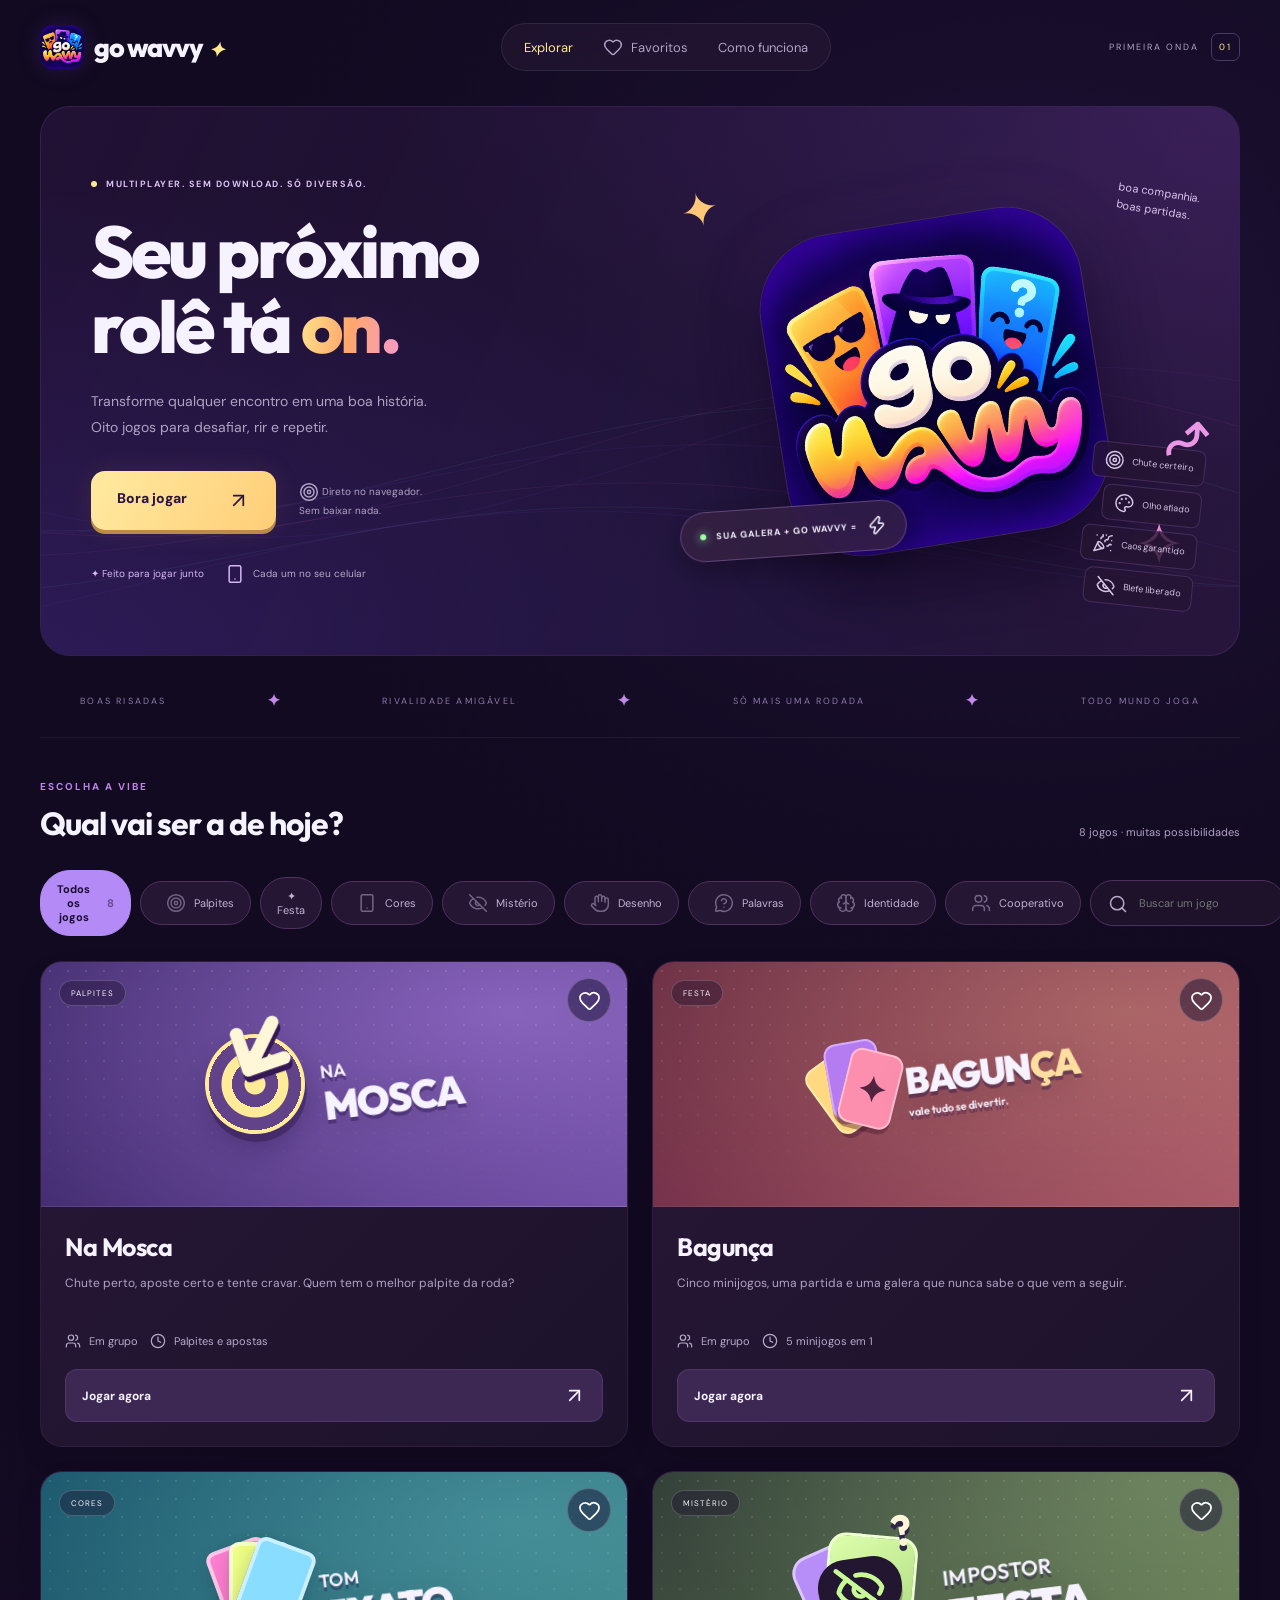
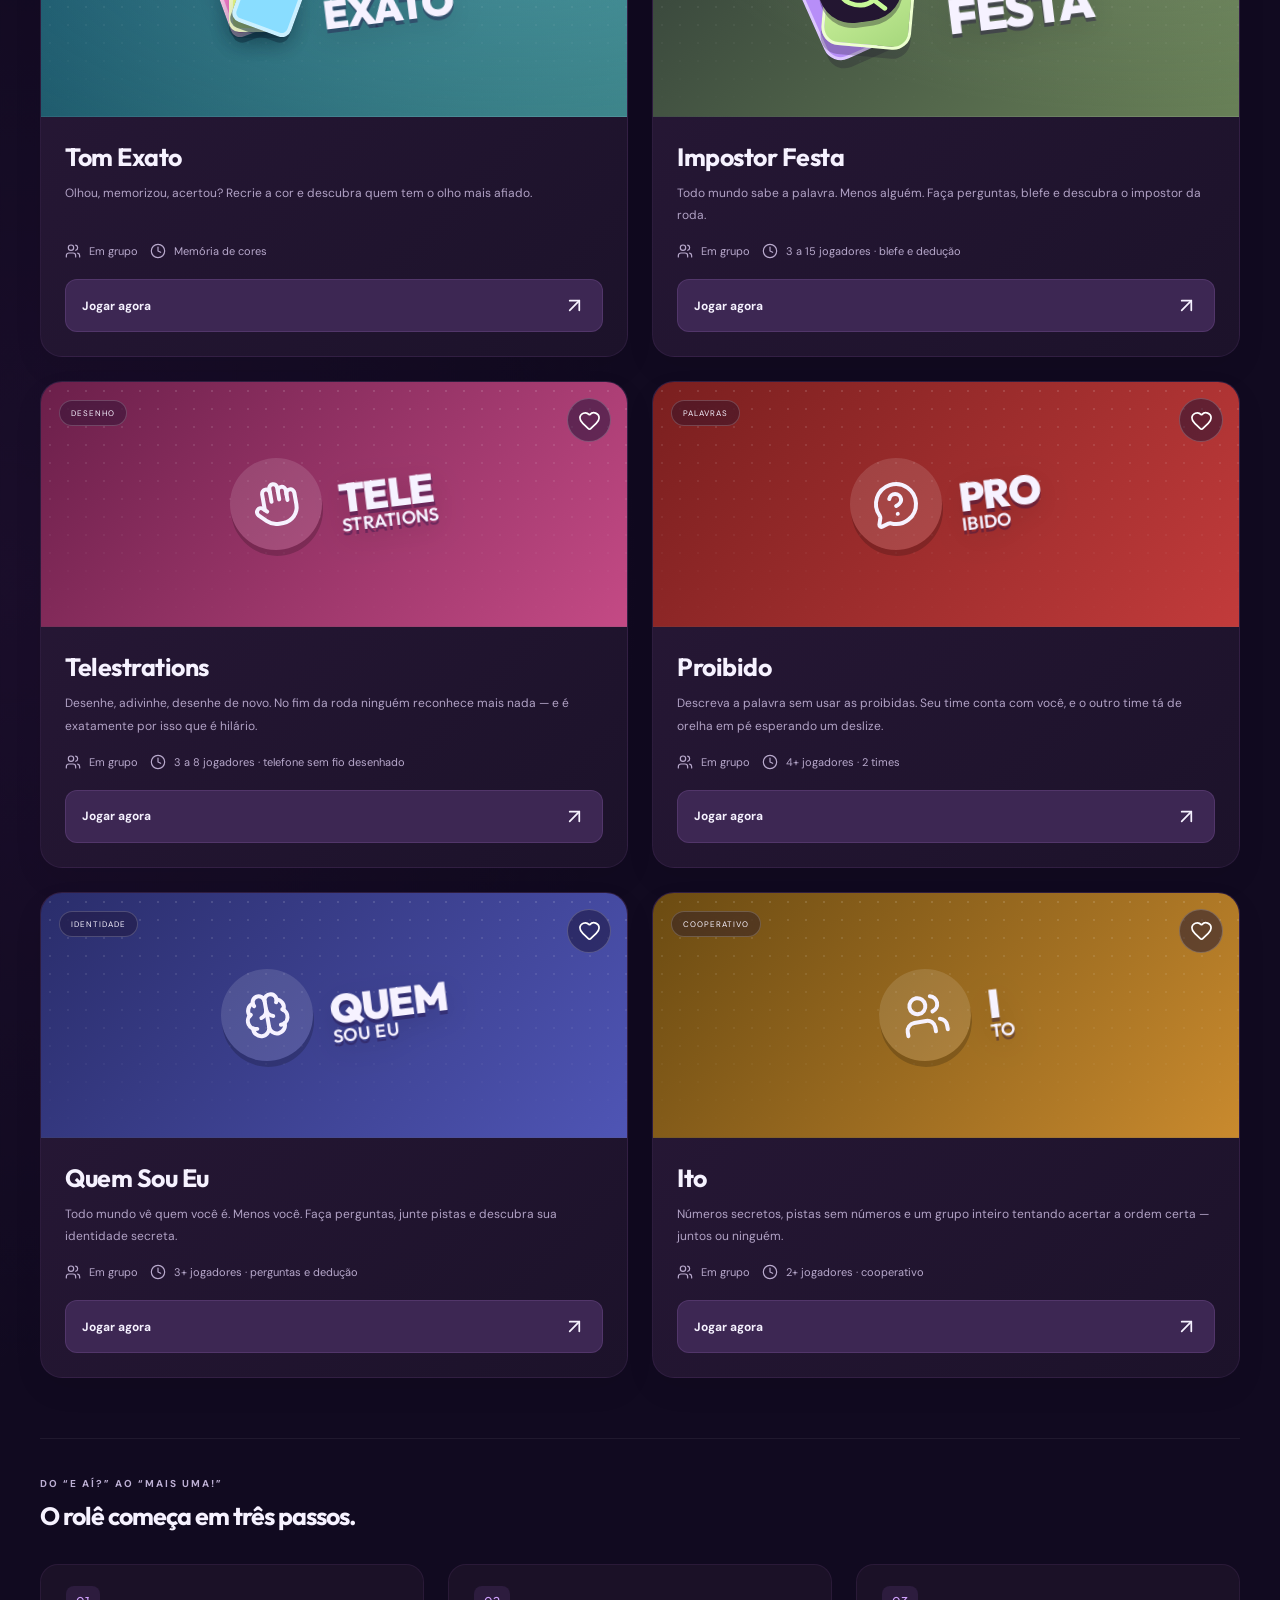
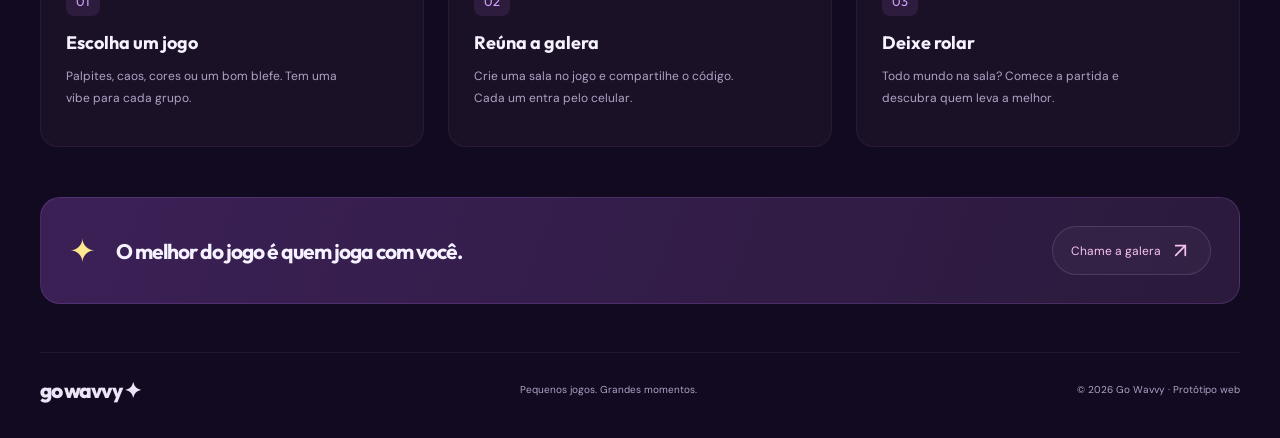
<file: index.html>
<!doctype html>
<html lang="pt-BR"><head><meta charset="utf-8"><meta name="viewport" content="width=device-width,initial-scale=1"><meta name="theme-color" content="#170d32"><meta name="description" content="Junte a galera e entre na onda. Oito jogos, infinitas boas histórias."><title>Go Wavvy — Entre na onda</title><link rel="icon" href="logo.png"><link rel="stylesheet" href="style.css"><link rel="stylesheet" href="upgrade.css"><link rel="stylesheet" href="components.css"></head>
<body><header><a class="brand" href="#"><img src="logo.png" alt="Go Wavvy"><span>go <b>wavvy</b><i>✦</i></span></a><nav><a class="active" href="#jogos">Explorar</a><button id="favorites" aria-pressed="false"><span data-icon="heart"></span> Favoritos</button><a href="#como">Como funciona</a></nav><span class="edition">PRIMEIRA ONDA <span>01</span></span></header>
<main><section class="hero"><canvas id="wave-canvas" aria-hidden="true"></canvas><div class="hero-copy"><div class="eyebrow"><span></span> MULTIPLAYER. SEM DOWNLOAD. SÓ DIVERSÃO.</div><h1>Seu próximo<br>rolê tá <em>on.</em><svg viewBox="0 0 360 25" aria-hidden="true"><path d="M4 15 Q90 -2 175 13 T355 9"/></svg></h1><p>Transforme qualquer encontro em uma boa história.<br>Oito jogos para desafiar, rir e repetir.</p><div class="hero-actions"><a class="primary" href="#jogos">Bora jogar <span><span data-icon="arrow-up-right"></span></span></a><span class="no-install"><span data-icon="target"></span> Direto no navegador.<br><b>Sem baixar nada.</b></span></div><div class="hero-foot"><span>✦ Feito para jogar junto</span><span><span data-icon="smartphone"></span> Cada um no seu celular</span></div></div><div class="hero-art"><span class="orbit o1">✦</span><span class="orbit o2">✧</span><span class="art-note">boa companhia.<br>boas partidas.</span><img src="logo.png" alt="Logo Go Wavvy com três personagens coloridos"><span class="floating"><span class="live-dot"></span> SUA GALERA + GO WAVVY = <b><span data-icon="zap"></span></b></span><div class="art-chips"><span><span data-icon="target"></span> Chute certeiro</span><span><span data-icon="palette"></span> Olho afiado</span><span><span data-icon="party-popper"></span> Caos garantido</span><span><span data-icon="eye-off"></span> Blefe liberado</span></div><span class="scribble">↝</span></div></section>
<div class="ticker" aria-hidden="true"><span>BOAS RISADAS</span><b>✦</b><span>RIVALIDADE AMIGÁVEL</span><b>✦</b><span>SÓ MAIS UMA RODADA</span><b>✦</b><span>TODO MUNDO JOGA</span></div><section id="jogos" class="catalog"><div class="section-heading"><div><div class="eyebrow">ESCOLHA A VIBE</div><h2>Qual vai ser a de hoje?</h2></div><span class="count">8 jogos · muitas possibilidades</span></div><div class="filters"><button class="selected" data-filter="all">Todos os jogos <span>8</span></button><button data-filter="Palpites"><span data-icon="target"></span> Palpites</button><button data-filter="Festa">✦ Festa</button><button data-filter="Cores"><span data-icon="smartphone"></span> Cores</button><button data-filter="Mistério"><span data-icon="eye-off"></span> Mistério</button><button data-filter="Desenho"><span data-icon="hand"></span> Desenho</button><button data-filter="Palavras"><span data-icon="message-circle-question"></span> Palavras</button><button data-filter="Identidade"><span data-icon="brain"></span> Identidade</button><button data-filter="Cooperativo"><span data-icon="users"></span> Cooperativo</button><label class="search"><span><span data-icon="search"></span></span><input id="search" placeholder="Buscar um jogo" aria-label="Buscar um jogo"></label></div><div id="cards" class="cards"></div><p id="empty" hidden>Nenhum jogo encontrado. Experimente outra busca.</p></section>
<section id="como" class="how"><div><div class="eyebrow">DO “E AÍ?” AO “MAIS UMA!”</div><h2>O rolê começa em três passos.</h2></div><div class="steps"><article><span>01</span><h3>Escolha um jogo</h3><p>Palpites, caos, cores ou um bom blefe. Tem uma vibe para cada grupo.</p></article><article><span>02</span><h3>Reúna a galera</h3><p>Crie uma sala no jogo e compartilhe o código. Cada um entra pelo celular.</p></article><article><span>03</span><h3>Deixe rolar</h3><p>Todo mundo na sala? Comece a partida e descubra quem leva a melhor.</p></article></div></section><section class="closing"><span>✦</span><h2>O melhor do jogo é quem joga com você.</h2><a href="#jogos">Chame a galera <span data-icon="arrow-up-right"></span></a></section></main>
<footer><span>go <b>wavvy</b> ✦</span><p>Pequenos jogos. Grandes momentos.</p><small>© 2026 Go Wavvy · Protótipo web</small></footer>
<dialog id="player"><div class="player-head"><button id="back"><span data-icon="arrow-left"></span> Voltar aos jogos</button><strong id="game-title"></strong><button id="fullscreen" aria-label="Expandir jogo"><span data-icon="maximize"></span> Tela cheia</button><a id="external" target="_blank" rel="noopener">Abrir em outra aba <span data-icon="arrow-up-right"></span></a></div><iframe id="frame" title="Jogo" allow="fullscreen"></iframe><p class="player-tip">Se o jogo não aparecer, use “Abrir em outra aba”. Convide os amigos pelo código da sala e mantenha esta janela aberta durante a partida.</p></dialog><script src="icons.js"></script><script src="components.js"></script><script src="app.js"></script><script src="effects.js"></script></body></html>
</file>
<file: style.css>
@import url('https://fonts.googleapis.com/css2?family=DM+Sans:wght@400;500;600;700&family=Outfit:wght@400;500;600;700;800;900&display=swap');
:root{color-scheme:dark;--bg:#120c21;--text:#f6f2ff;--muted:#a59cb9;--lime:#efff86}*{box-sizing:border-box}html{scroll-behavior:smooth;scroll-padding-top:25px}body{margin:0;background:var(--bg);color:var(--text);font-family:'DM Sans',sans-serif}button,a,input{-webkit-tap-highlight-color:transparent}button,a{cursor:pointer}a{color:inherit;text-decoration:none}button,input{font:inherit}button{color:inherit}button:focus-visible,a:focus-visible,input:focus-visible{outline:3px solid var(--lime);outline-offset:5px}header{max-width:1280px;margin:auto;height:105px;display:flex;align-items:center;justify-content:space-between;padding:0 40px;border-bottom:1px solid #ffffff0d}.brand{display:flex;align-items:center;gap:10px}.brand img{width:44px;height:44px;border-radius:13px}.brand span,footer>span{font-family:Outfit;font-size:27px;font-weight:800;letter-spacing:-1.5px}.brand b,footer b{font-weight:800}.brand i{color:var(--lime);margin-left:6px;font-size:20px}nav{display:flex;gap:34px;align-items:center;font-size:13px;color:var(--muted)}nav button{border:0;background:none;padding:0;color:inherit}.active{color:var(--lime)}.edition{font-size:9px;letter-spacing:2px;color:var(--muted)}.edition span{border:1px solid #4a3a63;border-radius:7px;padding:7px;margin-left:8px;color:var(--lime)}main{max-width:1280px;margin:auto;padding:0 40px}.hero{min-height:550px;display:grid;grid-template-columns:1.1fr 1fr;align-items:center;gap:45px;padding:55px 0 65px}.eyebrow{font-size:10px;letter-spacing:2px;font-weight:700;color:#bdb0d4;display:flex;align-items:center;gap:9px}.eyebrow>span{height:6px;width:6px;background:var(--lime);border-radius:50%}h1{font-family:Outfit;font-size:clamp(48px,5.1vw,70px);font-weight:800;letter-spacing:-3px;line-height:1.07;margin:23px 0 24px;position:relative}h1 em{font-style:normal;color:var(--lime)}h1 svg{position:absolute;left:195px;bottom:-18px;width:235px;fill:none;stroke:#d38aff;stroke-width:4;stroke-linecap:round}.hero-copy>p{font-size:14px;line-height:1.8;color:var(--muted);margin:28px 0}.hero-actions{display:flex;gap:23px;align-items:center}.primary{background:var(--lime);color:#23133a;padding:17px 24px;border-radius:11px;font-weight:800;font-size:14px;display:inline-flex;gap:40px;box-shadow:0 5px 0 #a7b250}.primary:hover{transform:translateY(-2px)}.primary span{font-size:21px;line-height:16px}.no-install{font-size:10px;line-height:1.7;color:var(--muted)}.no-install b{font-weight:400}.hero-foot{display:flex;gap:21px;margin-top:34px;color:#b5a9c9;font-size:10px}.hero-foot span:first-child{color:#d7b6f5}.hero-art{position:relative;display:flex;justify-content:center;align-items:center;min-height:410px;background:radial-gradient(ellipse,#7d30ce35,transparent 68%)}.hero-art>img{width:330px;height:330px;border-radius:77px;transform:rotate(-7deg);box-shadow:0 24px 80px #0005}.orbit{position:absolute;color:var(--lime);font-size:45px}.o1{top:12px;left:35px;transform:rotate(-15deg)}.o2{bottom:8px;right:12px;color:#b57cf9;font-size:60px}.art-note{position:absolute;right:0;top:5px;font-size:12px;line-height:1.6;transform:rotate(9deg);color:#c6b8d9}.floating{position:absolute;bottom:24px;left:6px;background:#342046;border:1px solid #76559c;border-radius:12px;padding:15px 22px;transform:rotate(-5deg);font-size:13px;font-weight:700;box-shadow:0 8px 30px #0005}.scribble{position:absolute;font-size:66px;color:#ea98e5;right:0;bottom:85px;transform:rotate(-40deg)}.catalog{padding:25px 0 65px}.section-heading{display:flex;align-items:end;justify-content:space-between;gap:20px}h2{font-family:Outfit;font-size:29px;letter-spacing:-.8px;margin:10px 0 0}.count{color:var(--muted);font-size:11px;padding-bottom:4px}.filters{display:flex;gap:9px;margin:27px 0 25px;align-items:center}.filters button{background:#20162f;border:1px solid #392a4c;border-radius:9px;padding:10px 15px;color:#bdb1d0;font-size:11px}.filters button.selected{background:#eee7ff;color:#2a1640;border-color:#eee7ff}.filters button span{margin-left:9px;opacity:.5}.search{margin-left:auto;border:1px solid #392a4c;border-radius:9px;padding:9px 12px;display:flex;gap:9px;color:#b9aaca}.search input{width:130px;background:none;border:0;color:white;font-size:11px;outline:none}.cards{display:grid;grid-template-columns:repeat(3,1fr);gap:22px}.card{border:1px solid #3b2951;background:#1c132c;border-radius:19px;overflow:hidden;transition:transform .2s}.card:hover{transform:translateY(-5px)}.card-art{height:203px;position:relative;display:flex;align-items:center;justify-content:center;overflow:hidden}.card-art:before{content:'';position:absolute;inset:0;opacity:.25;background-image:radial-gradient(#fff 1px,transparent 1px);background-size:19px 19px}.palpites{background:linear-gradient(130deg,#403588,#7549bc)}.festa{background:linear-gradient(130deg,#923654,#d26471)}.cores{background:linear-gradient(130deg,#135a78,#339ab1)}.tag{position:absolute;top:15px;left:15px;border:1px solid #ffffff30;background:#160c3035;backdrop-filter:blur(8px);border-radius:20px;padding:6px 10px;font-size:9px}.heart{position:absolute;right:14px;top:13px;border:1px solid #ffffff30;background:#0002;border-radius:50%;width:30px;height:30px;font-size:19px;z-index:1}.heart[aria-pressed=true]{color:#ffbfdc}.art-label{font-family:Outfit;font-size:42px;font-weight:900;line-height:.9;letter-spacing:-2px;position:relative;text-shadow:0 4px 0 #25114566;transform:rotate(-9deg)}.art-label small{display:block;font-size:23px;font-weight:600;letter-spacing:-1px}.target{width:100px;height:100px;border-radius:50%;background:repeating-radial-gradient(circle,#efff86 0 10px,#7450b7 11px 22px);box-shadow:0 6px 0 #34235e;transform:rotate(-12deg);margin-right:18px;position:relative}.target:after{content:'↙';position:absolute;font-size:85px;color:white;left:42px;top:-38px;text-shadow:2px 4px #2b1946}.party{font-size:74px;transform:rotate(-14deg);margin-right:9px}.swatches{position:relative;width:85px;height:105px;margin-right:19px}.swatches i{position:absolute;width:62px;height:90px;border:5px solid #ffffff90;border-radius:10px;background:#ff7ed0;transform:rotate(-20deg);left:0;top:0;box-shadow:0 6px 0 #184969}.swatches i:nth-child(2){background:#efff86;transform:rotate(0);left:12px}.swatches i:nth-child(3){background:#89ddff;transform:rotate(20deg);left:26px}.card-body{padding:22px}.card-body h3{font-family:Outfit;font-size:24px;margin:0 0 9px;letter-spacing:-.5px}.card-body>p{font-size:12px;color:var(--muted);line-height:1.75;min-height:43px;margin:0}.meta{display:flex;gap:14px;font-size:10px;color:#b8a9cc;margin:18px 0}.play{display:flex;justify-content:space-between;align-items:center;width:100%;padding:12px 15px;border-radius:9px;border:1px solid #57416f;background:#302040;font-size:12px;font-weight:700}.play:hover{background:#493060}.play span{color:var(--lime);font-size:16px}.how{border-top:1px solid #ffffff10;padding:42px 0 45px}.how h2{font-size:25px}.steps{display:grid;grid-template-columns:repeat(3,1fr);gap:40px;margin-top:32px}.steps article>span{font-family:Outfit;color:#b688e3;font-size:13px;border:1px solid #5e3c7e;border-radius:8px;padding:7px 10px}.steps h3{font-family:Outfit;font-size:17px;margin:20px 0 7px}.steps p{font-size:12px;line-height:1.8;color:var(--muted);max-width:285px}.closing{display:flex;align-items:center;justify-content:space-between;gap:20px;border-radius:15px;border:1px solid #453057;background:#251735;padding:23px 25px;margin:8px 0 48px}.closing>span{font-size:32px;color:var(--lime)}.closing h2{font-size:20px;flex:1;margin:0}.closing a{font-size:12px;color:var(--lime)}footer{border-top:1px solid #ffffff10;max-width:1200px;margin:auto;padding:26px 0 30px;display:flex;align-items:center;justify-content:space-between;color:var(--muted)}footer>span{font-size:21px;color:#ede4f7}footer p,footer small{font-size:10px}dialog{padding:0;border:1px solid #50316d;border-radius:16px;background:var(--bg);color:white;width:min(1100px,96vw);height:94dvh;max-height:94dvh}dialog::backdrop{background:#080412df;backdrop-filter:blur(10px)}.player-head{height:60px;display:flex;align-items:center;justify-content:space-between;padding:0 18px;font-size:12px}.player-head button{background:none;border:0;font-size:12px}.player-head a{color:var(--lime)}iframe{width:100%;height:calc(100% - 102px);border:0;background:#100a1e}.player-tip{text-align:center;font-size:10px;color:var(--muted);margin:10px;padding:0 10px}body:has(dialog[open]){overflow:hidden}@media(max-width:850px){header{padding:0 24px}.edition{display:none}main{padding:0 24px}.hero{gap:20px}.hero-art>img{width:260px;height:260px;border-radius:60px}.hero-art{min-height:360px}h1{font-size:54px}h1 svg{left:148px;width:200px}.hero-foot{gap:12px;font-size:9px}.card-art{height:170px}.art-label{font-size:32px}.target{width:70px;height:70px;margin-right:10px}.target:after{font-size:65px;left:27px;top:-30px}.party{font-size:50px}.swatches{transform:scale(.8);margin-right:0}.card-body{padding:16px}.search input{width:95px}footer{margin:0 24px}}@media(max-width:640px){header{height:80px;padding:0 20px}.brand span{font-size:23px}.brand img{width:36px;height:36px}nav{gap:17px;font-size:11px}nav a:last-child{display:none}main{padding:0 20px}.hero{grid-template-columns:1fr;padding:38px 0 28px;gap:10px}.hero-copy{z-index:1}h1{font-size:57px}.hero-copy>p{font-size:13px}h1 svg{left:165px}.hero-art{min-height:320px;margin-top:5px}.hero-art>img{width:265px;height:265px}.o1{left:15px;top:5px}.art-note{right:0;font-size:10px}.floating{bottom:7px;font-size:11px}.o2{right:0}.scribble{bottom:55px}.section-heading{display:block}.count{display:block;margin-top:12px}.filters{flex-wrap:wrap;gap:7px}.filters button{font-size:10px;padding:9px 11px}.search{width:100%;margin:5px 0 0}.search input{width:100%}.cards{grid-template-columns:1fr;gap:20px}.card-art{height:210px}.art-label{font-size:44px}.target{width:95px;height:95px;margin-right:20px}.party{font-size:80px}.swatches{transform:scale(1);margin-right:20px}.card-body{padding:22px}.card-body>p{min-height:0}.steps{grid-template-columns:1fr;gap:22px}.steps article{padding-left:50px;position:relative}.steps article>span{position:absolute;left:0;top:2px}.steps h3{margin:0 0 7px}.steps p{max-width:none;margin:0}.closing{flex-wrap:wrap;padding:20px}.closing h2{font-size:18px}.closing a{margin-left:45px}footer{flex-wrap:wrap;gap:6px;margin:0 20px}footer small{width:100%}.player-head{gap:8px;padding:0 10px;font-size:10px}.player-head button,.player-head a{font-size:10px}.player-tip{font-size:9px}}@media(prefers-reduced-motion:reduce){html{scroll-behavior:auto}*{transition:none!important}}
</file>
<file: upgrade.css>
:root{--bg:#110a20;--lime:#ffe88f;--muted:#b1a2c5}body{background:radial-gradient(ellipse 800px 650px at 80% 9%,#6137a626,transparent),radial-gradient(ellipse 650px 800px at 0% 60%,#73318f17,transparent),#110a20}header{height:94px;border-bottom:0}nav{border:1px solid #ffffff15;background:#281a3690;padding:13px 22px;border-radius:30px;backdrop-filter:blur(20px);gap:30px}.brand img{box-shadow:0 0 25px #8149d733}.edition{font-size:9px}.hero{position:relative;isolation:isolate;min-height:550px;border:1px solid #b386fa20;border-radius:30px;padding:55px 50px;background:linear-gradient(115deg,#241338dd,#25173c88 65%,#42235b66);overflow:hidden;gap:30px;margin:12px 0 30px}.hero:after{content:'';position:absolute;inset:0;z-index:-1;background:radial-gradient(ellipse at 100% 0,#9c51dd30,transparent 50%),radial-gradient(ellipse at 0 100%,#603fe333,transparent 60%);pointer-events:none}#wave-canvas{position:absolute;inset:0;width:100%;height:100%;z-index:-1;pointer-events:none}.hero .eyebrow{font-size:9px;letter-spacing:1.5px;color:#dac3f3}h1{font-size:clamp(50px,5.7vw,76px);line-height:1.02;letter-spacing:-3px;margin:24px 0}h1 em{background:linear-gradient(100deg,#ffe88f,#ffa76b 50%,#f49acd);background-clip:text;-webkit-background-clip:text;color:transparent}h1 svg{display:none}.hero-copy>p{font-size:14px;line-height:1.85;margin:26px 0 30px}.primary{position:relative;background:linear-gradient(120deg,#ffeaa0,#ffce78);color:#2c1540;padding:18px 26px;border-radius:14px;box-shadow:0 0 28px #ffc36618,0 4px 0 #b88a47;overflow:hidden}.primary:after{content:'';position:absolute;top:-100%;left:-80%;width:35%;height:300%;background:linear-gradient(90deg,transparent,#fff9,transparent);transform:rotate(28deg);animation:shimmer 5s infinite}.hero-art{min-height:405px;background:none}.hero-art>img{width:325px;height:325px;box-shadow:0 24px 60px #070215aa,0 0 60px #9747df22;border:1px solid #b982ff2a;transform:rotate(-9deg);animation:bob 7s ease-in-out infinite}.orbit.o1{font-size:47px;top:0;left:0;color:#ffc879}.orbit.o2{bottom:0;right:5px;color:#f394d3}.art-note{font-size:11px;right:-10px;color:#ddc5ed}.floating{background:#352143cc;border:1px solid #ad80ca66;backdrop-filter:blur(15px);border-radius:30px;padding:14px 19px;font-size:9px;letter-spacing:1px;bottom:28px;left:0;display:flex;align-items:center;gap:10px;transform:rotate(-4deg)}.live-dot{height:6px;width:6px;border-radius:50%;background:#a1ffad;box-shadow:0 0 10px #a1ffad}.art-chips{position:absolute;bottom:-23px;right:-10px;display:flex;flex-direction:column;align-items:end;gap:6px;font-size:9px;transform:rotate(6deg)}.art-chips>span{padding:7px 11px;border:1px solid #9364b24d;background:#261534cc;border-radius:8px;color:#d7c5e7}.scribble{right:-18px;bottom:108px;font-size:58px}.hero-foot{font-size:10px}.ticker{display:flex;align-items:center;justify-content:space-around;gap:20px;white-space:nowrap;overflow:hidden;border-bottom:1px solid #ffffff0e;padding:4px 0 26px;font-size:9px;letter-spacing:2.2px;color:#8f7aab}.ticker b{font-size:16px;color:#c489e8}.catalog{padding:42px 0 60px}h2{font-size:32px;letter-spacing:-1px}.section-heading .eyebrow{color:#c185eb}.filters button{background:#251633;color:#c3b1d4;border:1px solid #4f305f;border-radius:30px;padding:11px 16px}.filters button.selected{background:#b48af7;border-color:#b48af7;color:#1b0c30;font-weight:700}.search{border:1px solid #4f305f;background:#1d122a;border-radius:30px;padding:11px 17px}.cards{gap:22px}.card{position:relative;border:1px solid #6c438133;border-radius:22px;background:linear-gradient(135deg,#281837,#1c122a);box-shadow:0 12px 30px #0001;transition:transform .25s,border-color .25s,box-shadow .25s;isolation:isolate}.card:hover{border-color:#b086dd77;box-shadow:0 18px 40px #0003;transform:translateY(-7px)}.card:after{content:'';position:absolute;inset:0;pointer-events:none;background:radial-gradient(250px circle at var(--mx,-500px) var(--my,-500px),#db9cff10,transparent 70%);z-index:2}.card-art{height:220px;border-bottom:1px solid #ffffff12}.card-art:before{opacity:.13;background-size:18px 18px;mask-image:linear-gradient(black,transparent)}.palpites{background:radial-gradient(ellipse at 80% 20%,#b488eb88,transparent),linear-gradient(135deg,#362361,#67469b)}.festa{background:radial-gradient(ellipse at 80% 20%,#ffc89144,transparent),linear-gradient(135deg,#632540,#a45165)}.cores{background:radial-gradient(ellipse at 80% 20%,#8ae9ec44,transparent),linear-gradient(135deg,#154e65,#377d83)}.tag{font-size:8px;letter-spacing:1px;background:#1c102d66;padding:7px 11px;left:18px;top:18px}.heart{height:33px;width:33px;top:16px;right:16px;background:#1c102d66;transition:transform .2s}.heart:hover{transform:scale(1.13)}.art-label{font-size:40px;letter-spacing:-1.5px;transform:rotate(-7deg);filter:drop-shadow(0 7px 15px #0002)}.art-label small{font-size:18px;letter-spacing:.3px;line-height:1.1;margin-bottom:5px}.festa .art-label{max-width:175px;font-size:37px}.festa .art-label small{font-size:11px;margin-top:9px;letter-spacing:0}.target{width:100px;height:100px;box-shadow:0 8px 0 #29144366,0 14px 26px #1b0c3344;background:repeating-radial-gradient(circle,#ffeb98 0 10px,#624289 11px 23px);margin-right:17px}.party{width:83px;height:95px;position:relative;display:block;margin-right:12px}.party i{position:absolute;width:54px;height:76px;border-radius:12px;top:15px;left:5px;background:#ffd882;transform:rotate(-22deg);box-shadow:0 5px 0 #44172c66;border:2px solid #ffeaad}.party i:nth-child(2){background:#b57cf2;transform:rotate(4deg);left:18px;top:5px;border-color:#d5acff}.party i:nth-child(3){background:#fc8fad;transform:rotate(28deg);left:31px;top:18px;border-color:#ffbbd1}.party b{position:absolute;top:35px;left:44px;font-size:35px;color:#52233e;transform:rotate(20deg)}.swatches i{border-width:4px;box-shadow:0 6px 0 #12314388,0 10px 20px #001e2f33}.card-body{padding:24px}.card-body h3{font-size:25px}.card-body>p{font-size:12px;min-height:63px;line-height:1.85}.meta{font-size:10px;margin:17px 0 20px}.play{border-radius:12px;background:#3d2753;border:1px solid #8c5eaa44;padding:14px 16px;transition:background .2s;font-size:12px}.play:hover{background:#603b7e}.palpites~.card-body .play span{color:#ffe58c}.festa~.card-body .play span{color:#ff97b8}.cores~.card-body .play span{color:#84e5eb}.how{padding:38px 0 42px}.steps{gap:24px}.steps article{border:1px solid #63417733;border-radius:18px;background:#23162e99;padding:25px}.steps article>span{border:0;background:#a66ade20;color:#d0a0fc}.steps h3{font-size:18px}.closing{border-radius:20px;background:linear-gradient(110deg,#3b2056,#2b1a3c);border:1px solid #9860be44;padding:28px}.closing h2{font-size:21px}.closing>a{background:#ffffff08;border:1px solid #ffffff1f;border-radius:30px;padding:12px 18px;color:#f7c4ec}footer{padding:20px 0 32px}dialog{border:1px solid #9762ba66;width:min(1200px,98vw);height:95dvh;max-height:95dvh;border-radius:22px;background:#100b20;box-shadow:0 25px 100px #0009}.player-head{background:linear-gradient(90deg,#2b193c,#21152d);border-bottom:1px solid #7e4e9633;height:65px;gap:12px}.player-head strong{margin-right:auto;color:#f1daff}.player-head button{border:1px solid #805a9433;background:#ffffff05;border-radius:9px;padding:9px 12px}.player-head a{border:1px solid #a379be55;background:#59337033;border-radius:9px;padding:9px 12px;color:#f6d5ff}iframe{height:calc(100% - 105px)}dialog:fullscreen,dialog.expanded{width:100vw;height:100dvh;max-width:none;max-height:none;border-radius:0}.player-tip{color:#9581a6}@keyframes shimmer{0%,65%{left:-80%}100%{left:150%}}@keyframes bob{0%,100%{transform:translateY(0) rotate(-9deg)}50%{transform:translateY(-12px) rotate(-6deg)}}@media(max-width:1000px){.hero{padding:45px 32px}.hero-art>img{width:270px;height:270px;border-radius:64px}.hero-art{min-height:350px}.hero-copy>p{font-size:13px}.hero-foot{font-size:9px;gap:12px}.floating{font-size:8px;padding:12px 13px}.card-art{height:190px}.art-label{font-size:33px}.target{width:77px;height:77px;margin-right:11px}.festa .art-label{font-size:30px;max-width:145px}.party{transform:scale(.8) rotate(-14deg);margin-right:0}.card-body{padding:19px}.hero-actions{gap:14px}.primary{gap:20px}}@media(max-width:640px){header{height:80px}nav{padding:10px 14px;gap:17px;font-size:10px}.brand span{font-size:21px}.hero{padding:30px 25px 45px;grid-template-columns:1fr;border-radius:24px;gap:16px;margin:5px 0 25px}h1{font-size:58px}.hero .eyebrow{font-size:8px;letter-spacing:1px}.hero-copy>p{font-size:12px}.hero-art{min-height:320px}.hero-art>img{width:253px;height:253px}.art-note{right:-8px}.art-chips{right:-7px;bottom:-20px;font-size:8px}.floating{left:-9px;bottom:4px;padding:13px 16px;max-width:220px;font-size:8px}.orbit.o1{font-size:35px;top:10px}.hero-foot{font-size:8px}.ticker{justify-content:start;padding-bottom:20px;font-size:8px;gap:20px}.catalog{padding-top:20px}.section-heading h2{font-size:28px}.filters{margin:22px 0}.filters button{font-size:9px;padding:10px 14px}.search{padding:11px 15px}.card-art{height:220px}.target{width:100px;height:100px;margin-right:24px}.art-label{font-size:44px}.festa .art-label{font-size:42px;max-width:200px}.party{transform:rotate(-14deg);margin-right:20px}.card-body{padding:22px}.card-body>p{min-height:0}.steps article{padding:20px 20px 20px 67px}.steps article>span{top:20px;left:20px}.closing{padding:24px 20px}.closing>a{margin-left:0;width:100%;text-align:center}.player-head{flex-wrap:wrap;height:90px;padding:10px;gap:7px}.player-head strong{font-size:12px}.player-head button,.player-head a{font-size:9px;padding:7px 9px}iframe{height:calc(100% - 133px)}.player-tip{font-size:8px}.hero-actions .primary{padding:16px 20px;font-size:12px}.no-install{font-size:9px}}@media(prefers-reduced-motion:reduce){*{animation:none!important;transition:none!important}}
</file>
<file: components.css>
.ui-icon{display:inline-block;width:20px;height:20px;flex:0 0 auto;vertical-align:middle;pointer-events:none}
[data-icon]{display:inline-flex;align-items:center;justify-content:center}
button,a{-webkit-tap-highlight-color:transparent}
button:focus-visible,a:focus-visible{outline:3px solid #f6d576;outline-offset:4px}
nav button,.filters button,.meta span,.hero-foot span,.art-chips span,.closing a,.player-head button,.player-head a{display:inline-flex;align-items:center;justify-content:center;gap:8px}
.heart{display:grid!important;place-items:center!important;width:44px!important;height:44px!important;min-width:44px;padding:0!important;line-height:0!important;appearance:none;border:1px solid #ffffff35!important;background:#170e3280!important;color:#fff;box-sizing:border-box}
.heart .ui-icon{width:23px;height:23px;margin:0;stroke-width:1.8}
.heart[aria-pressed=true]{color:#ff99ca!important;background:#351b46!important;border-color:#ff99ca!important}
.heart[aria-pressed=true] .ui-icon,#favorites[aria-pressed=true] .ui-icon{fill:currentColor}
.play>.ui-icon,.primary .ui-icon,.closing a .ui-icon{width:23px;height:23px}
.meta{flex-wrap:wrap;gap:12px}.meta .ui-icon{width:16px;height:16px}
.cards{grid-template-columns:repeat(2,minmax(0,1fr));gap:24px}.cards .card-art{height:245px}.cards .card-body>p{min-height:44px}.cards .meta{font-size:11px}
.misterio{background:radial-gradient(ellipse at 85% 5%,#c8e9a535,transparent 70%),linear-gradient(135deg,#334039,#688057)}
.spy-art{position:relative;width:120px;height:125px;margin-right:25px;flex-shrink:0;transform:rotate(-8deg)}
.secret-card{position:absolute;inset:8px 25px 6px 5px;background:#b78ef8;border:3px solid #dcc6ff;border-radius:18px;transform:rotate(-16deg);box-shadow:0 9px 0 #1e182f45}
.secret-card:nth-child(2){inset:4px 5px 8px 25px;background:linear-gradient(145deg,#defeac,#a6d77c);border-color:#edffcf;transform:rotate(13deg)}
.spy-mask{position:absolute;inset:26px 17px 35px 19px;display:grid;place-items:center;border-radius:28px 28px 34px 34px;background:#231631;color:#c7f997;box-shadow:0 5px 0 #0e091b55}
.spy-mask .ui-icon{width:52px;height:52px;stroke-width:2.2}.spy-art>b{position:absolute;right:0;top:-16px;font-family:Outfit;font-size:42px;line-height:1;color:#fff5d9;text-shadow:0 5px 0 #2e2549}
.misterio .art-label small{font-size:21px}.misterio .art-label{font-size:49px}
.game-figure>span .ui-icon{width:34px;height:34px}.home-points>span{display:inline-flex;align-items:center;gap:5px}.home-points .ui-icon{width:14px;height:14px}
.target:after{content:none!important}.target-arrow{position:absolute;right:-8px;top:-31px;display:grid;place-items:center;transform:rotate(-7deg);color:#fff7d7;filter:drop-shadow(0 6px 0 #321754)}.target-arrow .ui-icon{width:90px;height:90px;stroke-width:3.5}
.player-head{height:auto!important;flex-shrink:0}.player-head>*{min-width:0}.player-head button,.player-head a{min-height:44px}
body[data-game=bagunca] .games{display:grid;grid-template-columns:repeat(2,minmax(0,1fr));gap:12px;padding:16px}
body[data-game=bagunca] .games .game{padding:18px!important;border:1px solid #ffffff16!important;border-radius:16px;min-width:0;gap:10px;background:#281a3899;line-height:1.55}
body[data-game=bagunca] .games .game:last-child{grid-column:1/-1}
body[data-game=bagunca] .game b{line-height:1.25;overflow-wrap:anywhere}
body[data-game=bagunca] .game .e{display:grid;place-items:center;width:42px;height:42px;border-radius:12px;background:#ffffff09;color:var(--accent);margin-bottom:4px}
body[data-game=bagunca] .game .e .ui-icon{width:25px;height:25px}
.badge-art{width:92px;height:92px;border-radius:50%;background:#ffffff1f;display:grid;place-items:center;margin-right:18px;transform:rotate(-10deg);box-shadow:0 6px 0 #00000030;flex-shrink:0}
.badge-art .ui-icon{width:48px;height:48px;stroke-width:2}
.telestrations{background:linear-gradient(130deg,#6b1f4a,#c44a85)}
.proibido{background:linear-gradient(130deg,#7a1f1f,#c23b3b)}
.quem-sou-eu{background:linear-gradient(130deg,#2a2d6b,#4f55b5)}
.ito{background:linear-gradient(130deg,#6b4b12,#c98a2e)}
.character-reference{display:flex;align-items:center;justify-content:center;gap:20px;min-height:230px;padding:22px 22px 54px;background:radial-gradient(ellipse at center,#fff,#eeeaf4);color:#271937}
.character-reference img{width:65%;height:210px;object-fit:contain;max-width:260px}
.character-reference img.hidden-color{filter:grayscale(1)}
.reference-swatch{width:54px;height:90px;border:3px solid #fff;border-radius:16px;background:repeating-linear-gradient(45deg,#cdc6d9 0 7px,#ede8f3 7px 14px);box-shadow:0 5px 15px #21173525;flex-shrink:0}
.reference-note{font-size:12px;line-height:1.6;color:var(--muted);margin:10px 0}.reference-note a{color:var(--accent)}
.duo-scenes .character-reference{gap:8px;padding:15px;min-height:160px}.duo-scenes .character-reference img{height:150px}.duo-scenes .reference-swatch{width:32px;height:65px}
@media(max-width:700px){.player-head{display:grid!important;grid-template-columns:1fr 1fr;gap:8px!important;padding:12px!important}.player-head #back{grid-row:1;grid-column:1;justify-self:start}.player-head #game-title{grid-row:1;grid-column:2;text-align:right;font-size:16px}.player-head #fullscreen{grid-row:2;grid-column:1}.player-head #external{grid-row:2;grid-column:2}.player-head button,.player-head a{font-size:12px!important;padding:8px!important;gap:6px}#player{height:100dvh;max-height:100dvh;width:100%;max-width:100%;margin:0;border:0;border-radius:0}#player[open]{display:flex;flex-direction:column}#frame{min-height:0;flex:1;width:100%}.player-tip{padding:8px 12px calc(8px + env(safe-area-inset-bottom))!important;font-size:10px!important;margin:0!important}.card-body{padding:23px}.card-body p{line-height:1.7}.closing a{min-height:48px}.filters{gap:8px}.filters button{gap:5px}.filters .ui-icon{width:16px;height:16px}}
@media(max-width:420px){body[data-game=bagunca] .games{grid-template-columns:1fr;padding:12px}body[data-game=bagunca] .games .game{padding:17px!important}.character-reference{gap:12px;padding-left:14px;padding-right:14px}.duo-scenes{gap:10px}.duo-scenes .character-reference img{height:125px}.duo-scenes .character-reference{padding:10px;min-height:145px}.duo-scenes .reference-swatch{width:23px;height:55px}}
@media(max-width:640px){.cards{grid-template-columns:1fr}.cards .card-art{height:230px}.cards .card-body>p{min-height:0}.filters button{min-height:42px}.filters{gap:7px}.filters button span{margin-left:3px}.spy-art{width:100px;height:115px;margin-right:15px}.spy-mask .ui-icon{width:44px;height:44px}.misterio .art-label{font-size:44px}.misterio .art-label small{font-size:18px}}
</file>
